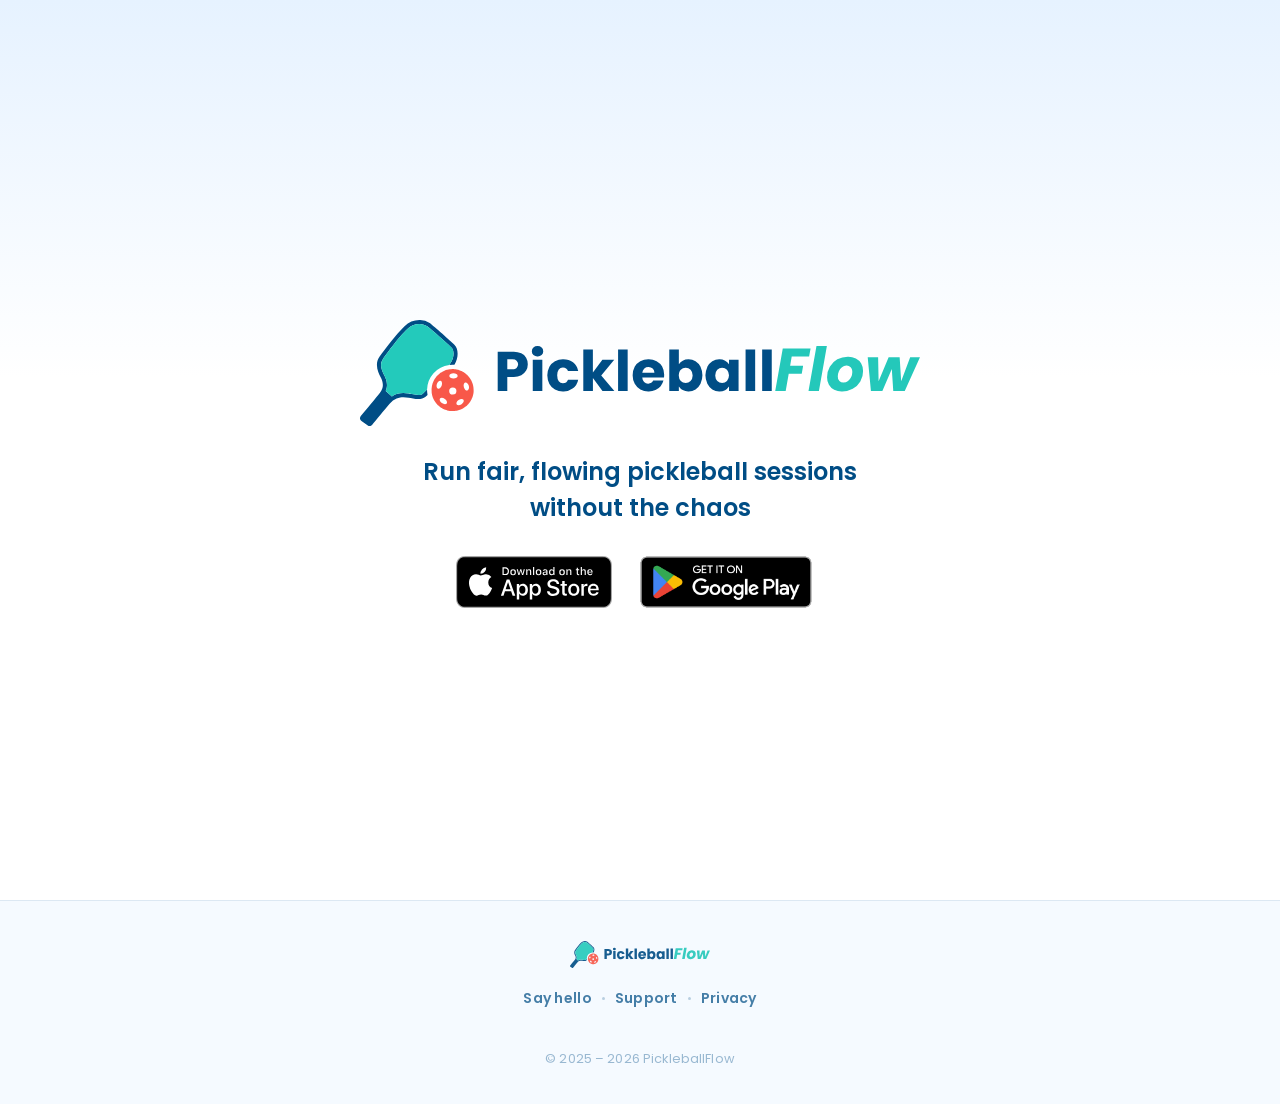
<file: index.html>
<!doctype html>
<html lang="en">
  <head>
    <meta charset="utf-8">
    <meta name="viewport" content="width=device-width, initial-scale=1">
    <title>PickleballFlow | Pickleball Session Organiser</title>
    <meta
      name="description"
      content="PickleballFlow is a lightweight session organiser designed to help organisers run smooth, balanced pickleball sessions with minimal stress."
    >
    <meta name="robots" content="index, follow">
    <meta name="theme-color" content="#004d85">
    <link rel="canonical" href="https://pickleballflow.app/">

    <meta property="og:site_name" content="PickleballFlow">
    <meta property="og:title" content="PickleballFlow | Pickleball Session Organiser">
    <meta
      property="og:description"
      content="PickleballFlow is a lightweight session organiser designed to help organisers run smooth, balanced pickleball sessions with minimal stress."
    >
    <meta property="og:type" content="website">
    <meta property="og:url" content="https://pickleballflow.app/">
    <meta property="og:image" content="https://pickleballflow.app/assets/favicon.png">
    <meta property="og:image:alt" content="PickleballFlow logo">
    <meta property="og:locale" content="en_GB">
    <meta name="twitter:card" content="summary">
    <meta name="twitter:title" content="PickleballFlow | Pickleball Session Organiser">
    <meta
      name="twitter:description"
      content="Run fair, flowing pickleball sessions without the chaos."
    >
    <meta name="twitter:image" content="https://pickleballflow.app/assets/favicon.png">
    <meta name="twitter:image:alt" content="PickleballFlow logo">

    <link rel="icon" href="assets/favicon.png" type="image/png">
    <link rel="apple-touch-icon" href="assets/favicon.png">
    <link rel="preconnect" href="https://fonts.googleapis.com">
    <link rel="preconnect" href="https://fonts.gstatic.com" crossorigin>
    <link href="https://fonts.googleapis.com/css2?family=Poppins:wght@400;600;700&amp;display=swap" rel="stylesheet">
    <link rel="stylesheet" href="styles.css">

    <script type="application/ld+json">
      {
        "@context": "https://schema.org",
        "@type": "SoftwareApplication",
        "name": "PickleballFlow",
        "applicationCategory": "SportsApplication",
        "operatingSystem": "iOS, Android",
        "description": "PickleballFlow is a lightweight session organiser designed to help organisers run smooth, balanced pickleball sessions with minimal stress.",
        "url": "https://pickleballflow.app/",
        "downloadUrl": "https://apps.apple.com/app/pickleball-flow-round-robin/id6775576662",
        "image": "https://pickleballflow.app/assets/favicon.png"
      }
    </script>

  </head>
  <body>
    <main class="page-shell" aria-labelledby="site-title">
      <section class="hero">
        <img
          class="brand-logo"
          src="assets/logo.svg"
          alt="PickleballFlow"
          width="818"
          height="155"
        >
        <h1 id="site-title" class="visually-hidden">PickleballFlow</h1>
        <p class="tagline">
          Run fair, flowing pickleball sessions
          <span>without the chaos</span>
        </p>
        <div class="store-links">
          <a
            class="store-link"
            href="https://apps.apple.com/app/pickleball-flow-round-robin/id6775576662"
            aria-label="Download PickleballFlow on the App Store"
          >
            <img
              class="store-badge store-badge--app-store"
              src="assets/app-store-badge.svg"
              alt="Download on the App Store"
              width="120"
              height="40"
            >
          </a>
          <a
            class="store-link"
            href="https://play.google.com/store/apps/details?id=com.carlevans72.PickleballApp"
            aria-label="Get PickleballFlow on Google Play"
          >
            <img
              class="store-badge store-badge--google-play"
              src="assets/google-play-badge.png"
              alt="Get it on Google Play"
              width="646"
              height="250"
            >
          </a>
        </div>
      </section>
    </main>
    <footer class="site-footer">
      <div class="site-footer-inner">
        <a href="/" aria-label="PickleballFlow home">
          <img class="site-footer-logo" src="assets/logo.svg" alt="PickleballFlow" width="818" height="155">
        </a>
        <nav class="site-footer-nav" aria-label="Footer">
          <a href="mailto:hello@pickleballflow.app">Say hello</a>
          <span class="site-footer-sep" aria-hidden="true"></span>
          <a href="support.html">Support</a>
          <span class="site-footer-sep" aria-hidden="true"></span>
          <a href="privacy-web.html">Privacy</a>
        </nav>
        <div class="kofi-support">
          <script type='text/javascript' src='https://storage.ko-fi.com/cdn/widget/Widget_2.js'></script>
          <script type='text/javascript'>kofiwidget2.init('Support me on Ko-fi', '#004d85', 'L4T61ZQBWE');kofiwidget2.draw();</script>
        </div>
        <p class="site-footer-copy">&copy; 2025 &ndash; 2026 PickleballFlow</p>
      </div>
    </footer>
  </body>
</html>
</file>
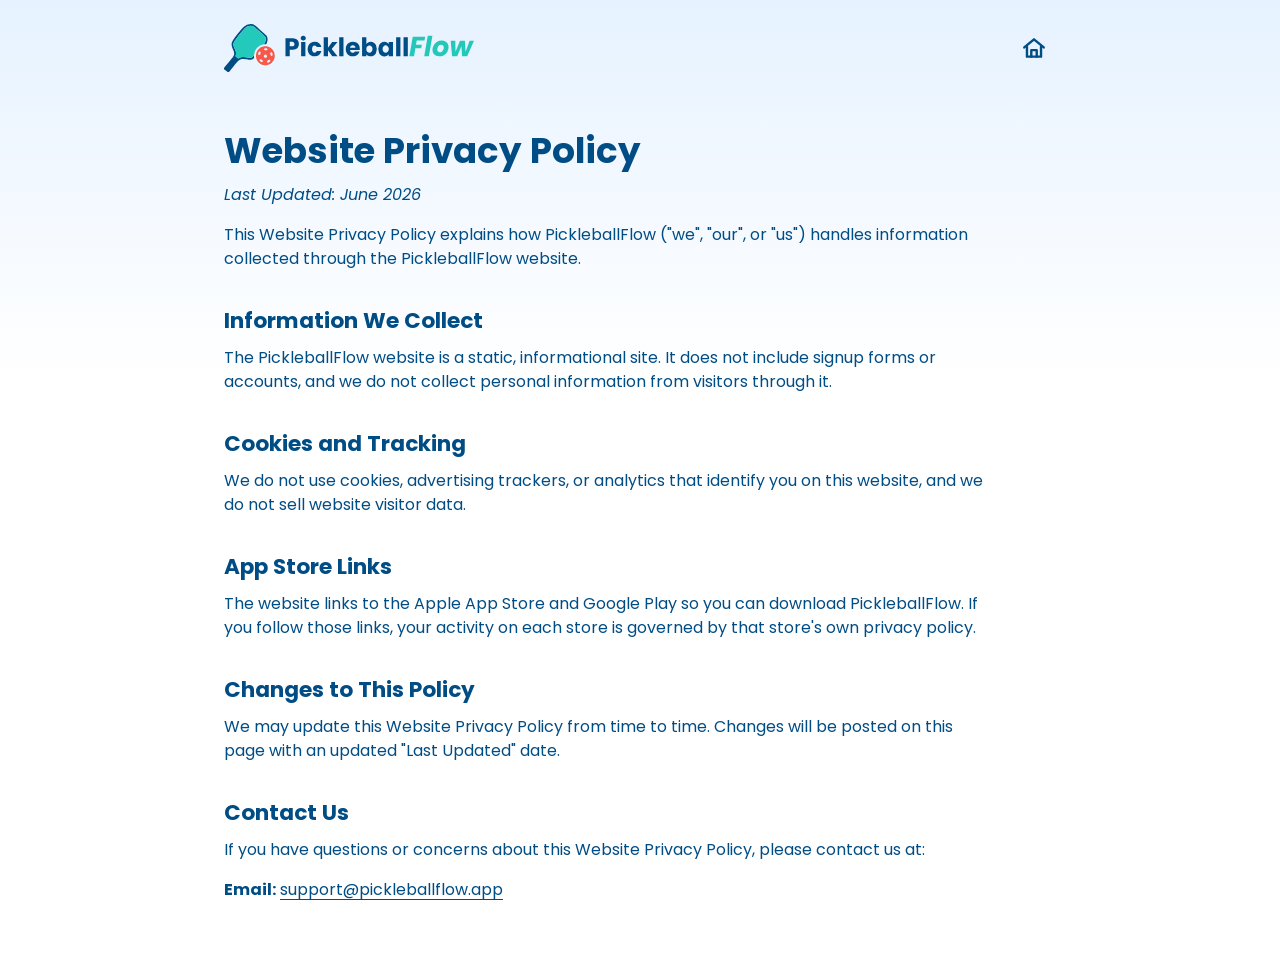
<file: privacy-web.html>
<!doctype html>
<html lang="en">
  <head>
    <meta charset="utf-8">
    <meta name="viewport" content="width=device-width, initial-scale=1">
    <title>Website Privacy Policy | PickleballFlow</title>
    <meta
      name="description"
      content="PickleballFlow website privacy policy."
    >
    <meta name="theme-color" content="#004d85">

    <meta property="og:title" content="PickleballFlow Website Privacy Policy">
    <meta
      property="og:description"
      content="How the PickleballFlow website handles your information."
    >
    <meta property="og:type" content="website">
    <meta property="og:url" content="https://pickleballflow.app/privacy-web">
    <meta property="og:image" content="https://pickleballflow.app/assets/favicon.png">

    <link rel="icon" href="assets/favicon.png" type="image/png">
    <link rel="apple-touch-icon" href="assets/favicon.png">
    <link rel="preconnect" href="https://fonts.googleapis.com">
    <link rel="preconnect" href="https://fonts.gstatic.com" crossorigin>
    <link href="https://fonts.googleapis.com/css2?family=Poppins:wght@400;600;700&display=swap" rel="stylesheet">
    <link rel="stylesheet" href="styles.css">
  </head>
  <body>
    <header class="legal-header">
      <a href="index.html" aria-label="PickleballFlow home">
        <img
          class="legal-logo"
          src="assets/logo.svg"
          alt="PickleballFlow"
          width="818"
          height="155"
        >
      </a>
      <a class="close-link" href="index.html" aria-label="Back to PickleballFlow home">
        <svg class="home-icon" viewBox="0 0 24 24" aria-hidden="true" focusable="false">
          <path d="M3 11.5 12 4l9 7.5"></path>
          <path d="M5.5 10.5V20h13v-9.5"></path>
          <path d="M9.5 20v-6h5v6"></path>
        </svg>
      </a>
    </header>

    <main class="legal-page">
      <article class="legal-content">
        <h1>Website Privacy Policy</h1>

        <p class="last-updated">Last Updated: June 2026</p>

        <p>This Website Privacy Policy explains how PickleballFlow ("we", "our", or "us") handles information collected through the PickleballFlow website.</p>

        <h2>Information We Collect</h2>

        <p>The PickleballFlow website is a static, informational site. It does not include signup forms or accounts, and we do not collect personal information from visitors through it.</p>

        <h2>Cookies and Tracking</h2>

        <p>We do not use cookies, advertising trackers, or analytics that identify you on this website, and we do not sell website visitor data.</p>

        <h2>App Store Links</h2>

        <p>The website links to the Apple App Store and Google Play so you can download PickleballFlow. If you follow those links, your activity on each store is governed by that store's own privacy policy.</p>

        <h2>Changes to This Policy</h2>

        <p>We may update this Website Privacy Policy from time to time. Changes will be posted on this page with an updated "Last Updated" date.</p>

        <h2>Contact Us</h2>

        <p>If you have questions or concerns about this Website Privacy Policy, please contact us at:</p>
        <p><strong>Email:</strong> <a href="mailto:support@pickleballflow.app">support@pickleballflow.app</a></p>
      </article>
    </main>

    <script>
      const legalHeader = document.querySelector('.legal-header');

      function updateHeaderSize() {
        legalHeader.classList.toggle('is-compact', window.scrollY > 24);
      }

      updateHeaderSize();
      window.addEventListener('scroll', updateHeaderSize, { passive: true });
    </script>
  </body>
</html>
</file>
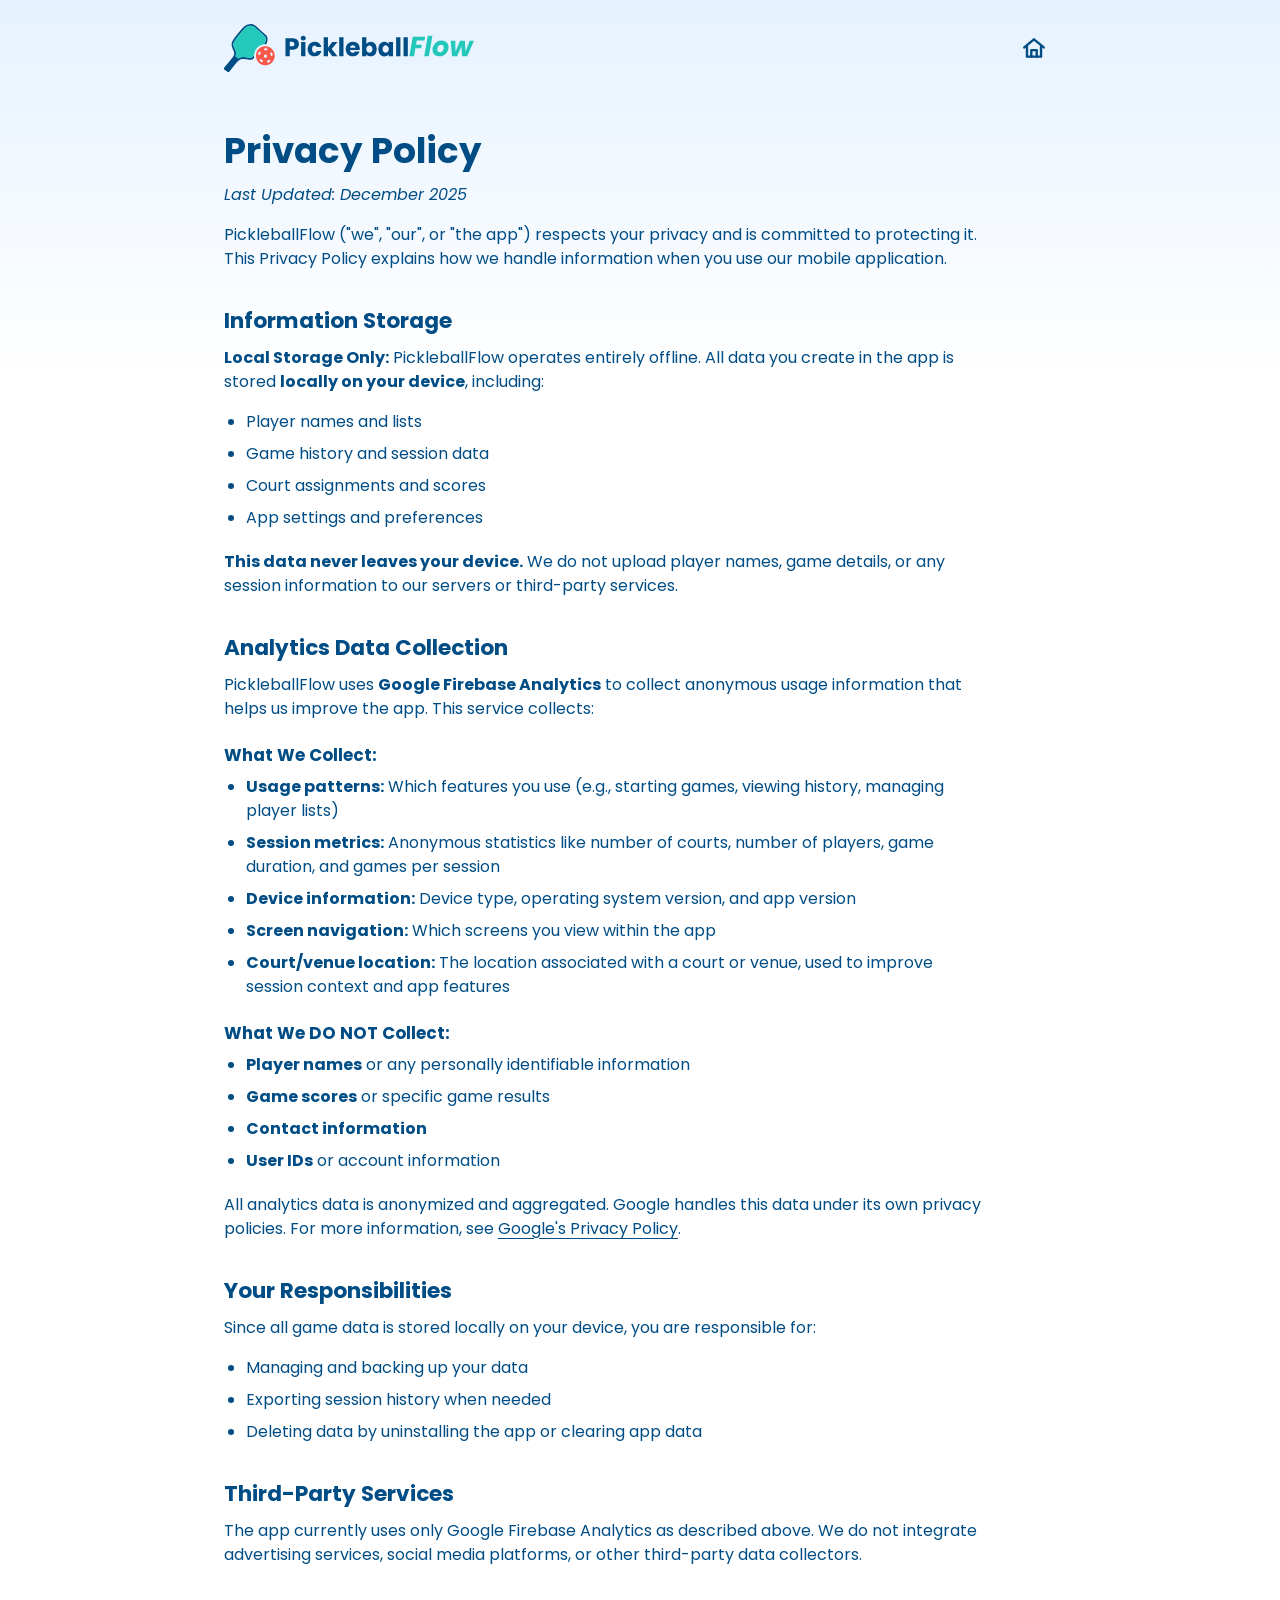
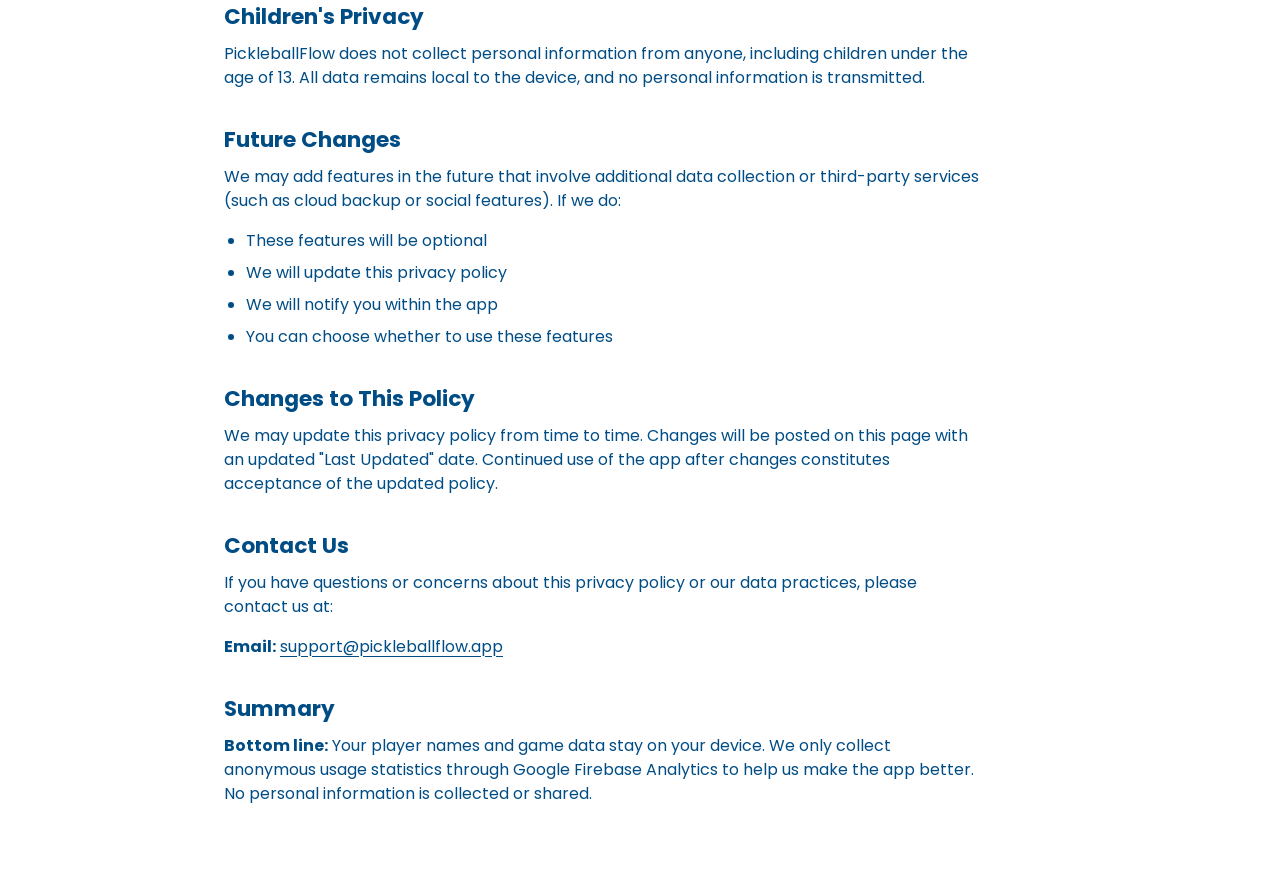
<file: privacy.html>
<!doctype html>
<html lang="en">
  <head>
    <meta charset="utf-8">
    <meta name="viewport" content="width=device-width, initial-scale=1">
    <title>Privacy Policy | PickleballFlow</title>
    <meta
      name="description"
      content="PickleballFlow privacy policy."
    >
    <meta name="theme-color" content="#004d85">

    <meta property="og:title" content="PickleballFlow Privacy Policy">
    <meta
      property="og:description"
      content="How PickleballFlow handles local app data and anonymous analytics."
    >
    <meta property="og:type" content="website">
    <meta property="og:url" content="https://pickleballflow.app/privacy.html">
    <meta property="og:image" content="https://pickleballflow.app/assets/favicon.png">

    <link rel="icon" href="assets/favicon.png" type="image/png">
    <link rel="apple-touch-icon" href="assets/favicon.png">
    <link rel="preconnect" href="https://fonts.googleapis.com">
    <link rel="preconnect" href="https://fonts.gstatic.com" crossorigin>
    <link href="https://fonts.googleapis.com/css2?family=Poppins:wght@400;600;700&display=swap" rel="stylesheet">
    <link rel="stylesheet" href="styles.css">
  </head>
  <body>
    <header class="legal-header">
      <a href="index.html" aria-label="PickleballFlow home">
        <img
          class="legal-logo"
          src="assets/logo.svg"
          alt="PickleballFlow"
          width="818"
          height="155"
        >
      </a>
      <a class="close-link" href="index.html" aria-label="Back to PickleballFlow home">
        <svg class="home-icon" viewBox="0 0 24 24" aria-hidden="true" focusable="false">
          <path d="M3 11.5 12 4l9 7.5"></path>
          <path d="M5.5 10.5V20h13v-9.5"></path>
          <path d="M9.5 20v-6h5v6"></path>
        </svg>
      </a>
    </header>

    <main class="legal-page">
      <article class="legal-content">
        <h1>Privacy Policy</h1>

        <p class="last-updated">Last Updated: December 2025</p>

        <p>PickleballFlow ("we", "our", or "the app") respects your privacy and is committed to protecting it. This Privacy Policy explains how we handle information when you use our mobile application.</p>

        <h2>Information Storage</h2>

        <p><strong>Local Storage Only:</strong> PickleballFlow operates entirely offline. All data you create in the app is stored <strong>locally on your device</strong>, including:</p>
        <ul>
          <li>Player names and lists</li>
          <li>Game history and session data</li>
          <li>Court assignments and scores</li>
          <li>App settings and preferences</li>
        </ul>

        <p><strong>This data never leaves your device.</strong> We do not upload player names, game details, or any session information to our servers or third-party services.</p>

        <h2>Analytics Data Collection</h2>

        <p>PickleballFlow uses <strong>Google Firebase Analytics</strong> to collect anonymous usage information that helps us improve the app. This service collects:</p>

        <h3>What We Collect:</h3>
        <ul>
          <li><strong>Usage patterns:</strong> Which features you use (e.g., starting games, viewing history, managing player lists)</li>
          <li><strong>Session metrics:</strong> Anonymous statistics like number of courts, number of players, game duration, and games per session</li>
          <li><strong>Device information:</strong> Device type, operating system version, and app version</li>
          <li><strong>Screen navigation:</strong> Which screens you view within the app</li>
          <li><strong>Court/venue location:</strong> The location associated with a court or venue, used to improve session context and app features</li>
        </ul>

        <h3>What We DO NOT Collect:</h3>
        <ul>
          <li><strong>Player names</strong> or any personally identifiable information</li>
          <li><strong>Game scores</strong> or specific game results</li>
          <li><strong>Contact information</strong></li>
          <li><strong>User IDs</strong> or account information</li>
        </ul>

        <p>All analytics data is anonymized and aggregated. Google handles this data under its own privacy policies. For more information, see <a href="https://policies.google.com/privacy">Google's Privacy Policy</a>.</p>

        <h2>Your Responsibilities</h2>

        <p>Since all game data is stored locally on your device, you are responsible for:</p>
        <ul>
          <li>Managing and backing up your data</li>
          <li>Exporting session history when needed</li>
          <li>Deleting data by uninstalling the app or clearing app data</li>
        </ul>

        <h2>Third-Party Services</h2>

        <p>The app currently uses only Google Firebase Analytics as described above. We do not integrate advertising services, social media platforms, or other third-party data collectors.</p>

        <h2>Children's Privacy</h2>

        <p>PickleballFlow does not collect personal information from anyone, including children under the age of 13. All data remains local to the device, and no personal information is transmitted.</p>

        <h2>Future Changes</h2>

        <p>We may add features in the future that involve additional data collection or third-party services (such as cloud backup or social features). If we do:</p>
        <ul>
          <li>These features will be optional</li>
          <li>We will update this privacy policy</li>
          <li>We will notify you within the app</li>
          <li>You can choose whether to use these features</li>
        </ul>

        <h2>Changes to This Policy</h2>

        <p>We may update this privacy policy from time to time. Changes will be posted on this page with an updated "Last Updated" date. Continued use of the app after changes constitutes acceptance of the updated policy.</p>

        <h2>Contact Us</h2>

        <p>If you have questions or concerns about this privacy policy or our data practices, please contact us at:</p>
        <p><strong>Email:</strong> <a href="mailto:support@pickleballflow.app">support@pickleballflow.app</a></p>

        <h2>Summary</h2>

        <p><strong>Bottom line:</strong> Your player names and game data stay on your device. We only collect anonymous usage statistics through Google Firebase Analytics to help us make the app better. No personal information is collected or shared.</p>
      </article>
    </main>

    <script>
      const legalHeader = document.querySelector('.legal-header');

      function updateHeaderSize() {
        legalHeader.classList.toggle('is-compact', window.scrollY > 24);
      }

      updateHeaderSize();
      window.addEventListener('scroll', updateHeaderSize, { passive: true });
    </script>
  </body>
</html>
</file>
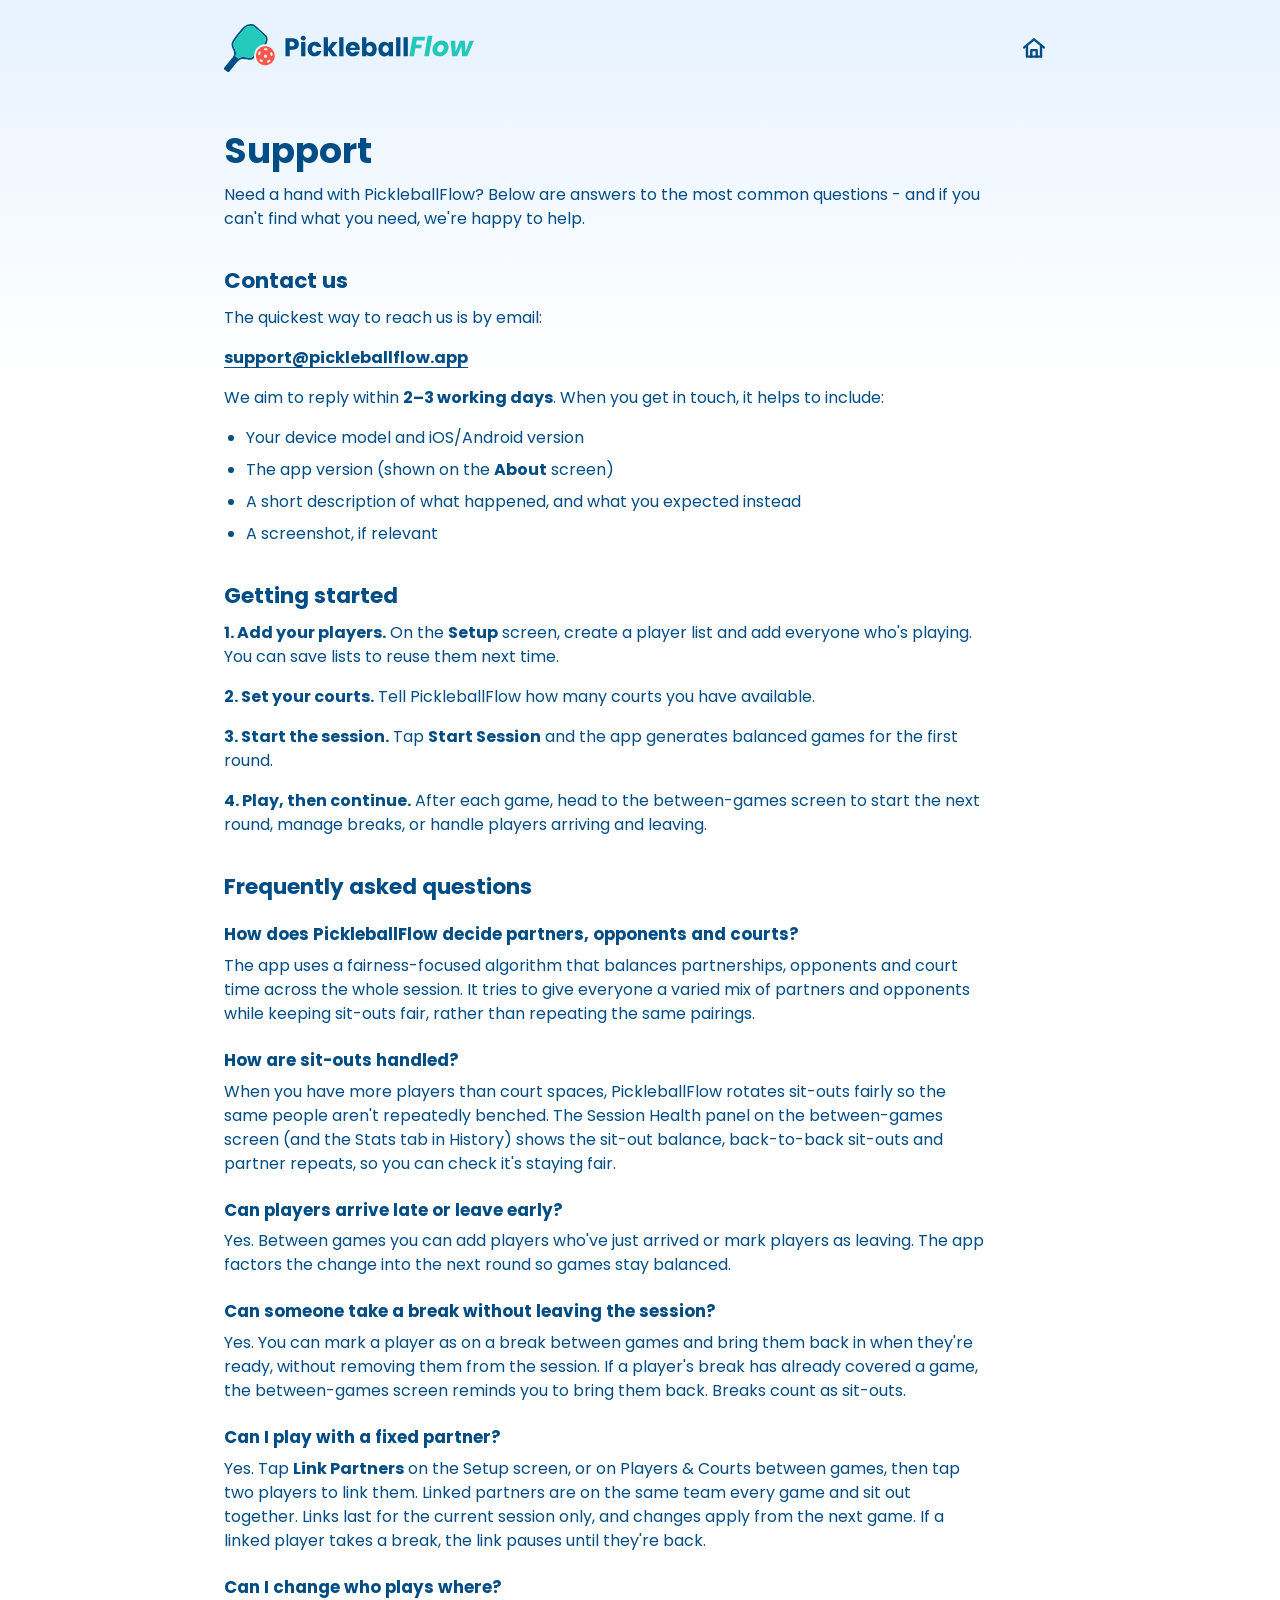
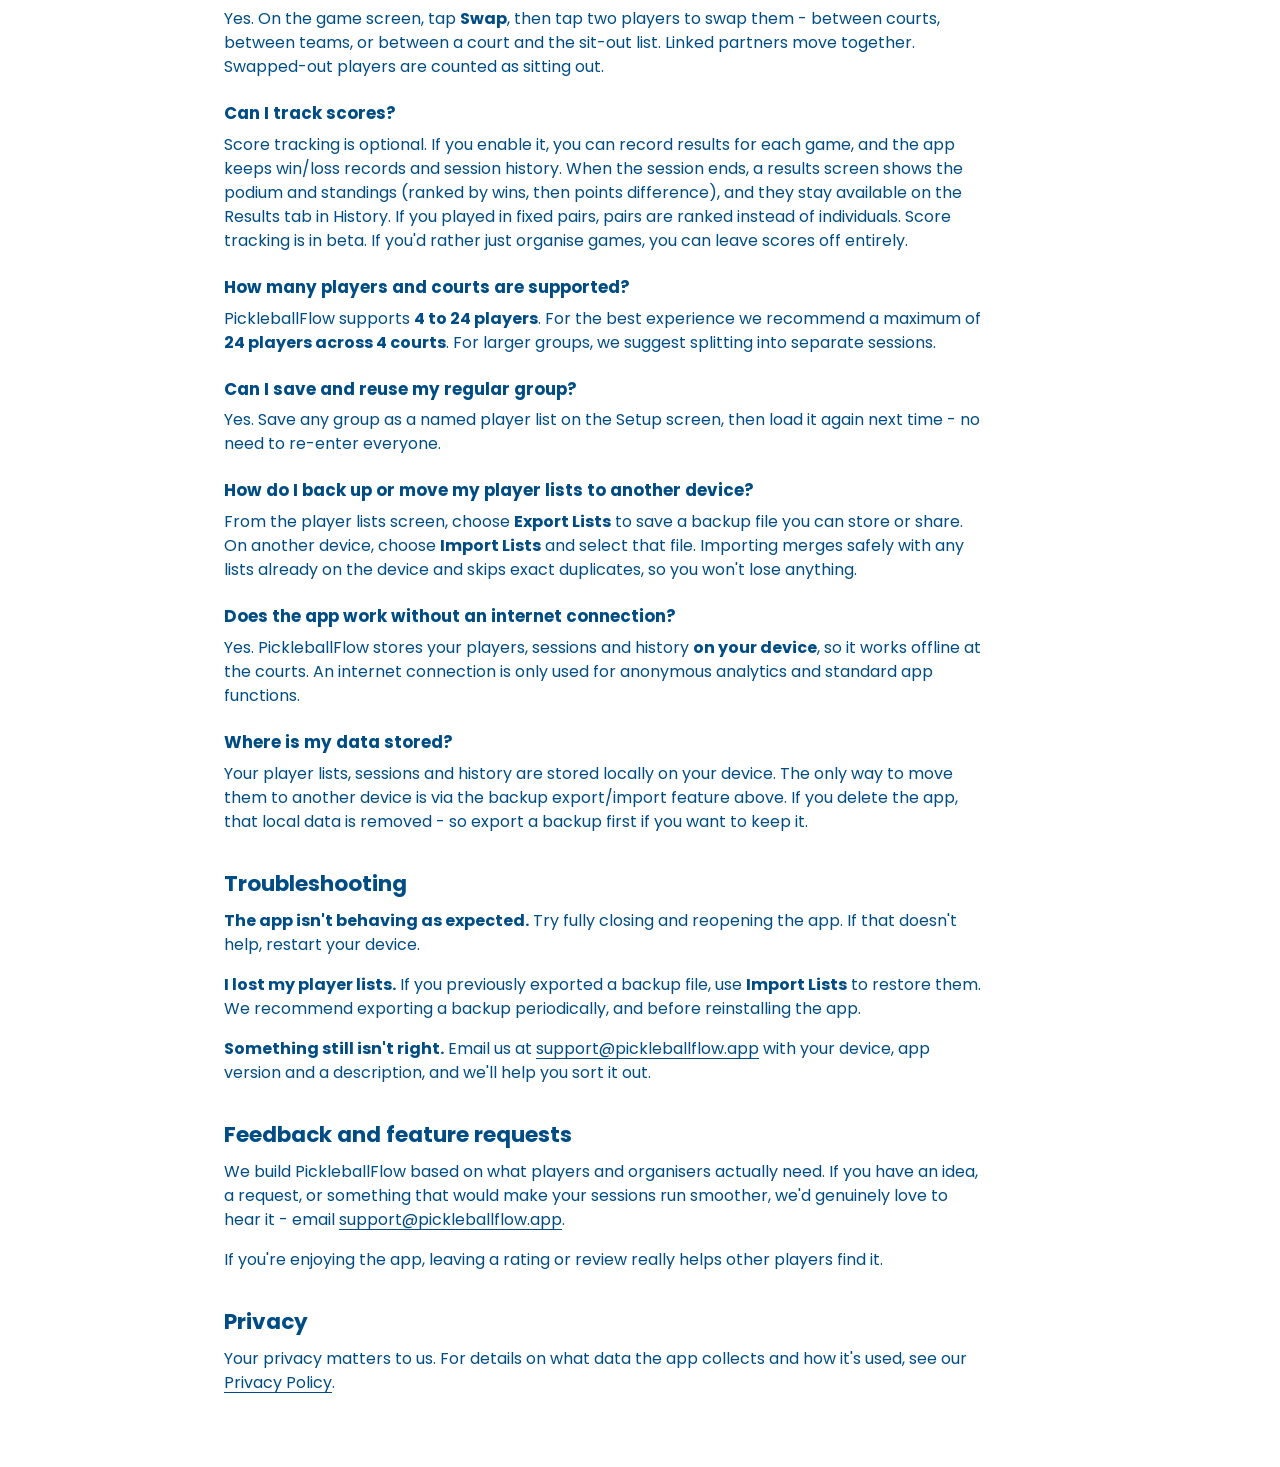
<file: support.html>
<!doctype html>
<html lang="en">
  <head>
    <meta charset="utf-8">
    <meta name="viewport" content="width=device-width, initial-scale=1">
    <title>Support | PickleballFlow</title>
    <meta
      name="description"
      content="Get help with PickleballFlow - FAQs, troubleshooting, and how to contact our support team."
    >
    <meta name="robots" content="index, follow">
    <meta name="theme-color" content="#004d85">
    <link rel="canonical" href="https://pickleballflow.app/support.html">

    <meta property="og:site_name" content="PickleballFlow">
    <meta property="og:title" content="Support | PickleballFlow">
    <meta
      property="og:description"
      content="Get help with PickleballFlow - FAQs, troubleshooting, and how to contact our support team."
    >
    <meta property="og:type" content="website">
    <meta property="og:url" content="https://pickleballflow.app/support.html">
    <meta property="og:image" content="https://pickleballflow.app/assets/favicon.png">
    <meta property="og:image:alt" content="PickleballFlow logo">
    <meta property="og:locale" content="en_GB">

    <link rel="icon" href="assets/favicon.png" type="image/png">
    <link rel="apple-touch-icon" href="assets/favicon.png">
    <link rel="preconnect" href="https://fonts.googleapis.com">
    <link rel="preconnect" href="https://fonts.gstatic.com" crossorigin>
    <link href="https://fonts.googleapis.com/css2?family=Poppins:wght@400;600;700&display=swap" rel="stylesheet">
    <link rel="stylesheet" href="styles.css">
  </head>
  <body>
    <header class="legal-header">
      <a href="index.html" aria-label="PickleballFlow home">
        <img
          class="legal-logo"
          src="assets/logo.svg"
          alt="PickleballFlow"
          width="818"
          height="155"
        >
      </a>
      <a class="close-link" href="index.html" aria-label="Back to PickleballFlow home">
        <svg class="home-icon" viewBox="0 0 24 24" aria-hidden="true" focusable="false">
          <path d="M3 11.5 12 4l9 7.5"></path>
          <path d="M5.5 10.5V20h13v-9.5"></path>
          <path d="M9.5 20v-6h5v6"></path>
        </svg>
      </a>
    </header>

    <main class="legal-page">
      <article class="legal-content">
        <h1>Support</h1>

        <p>Need a hand with PickleballFlow? Below are answers to the most common questions - and if you can't find what you need, we're happy to help.</p>

        <h2>Contact us</h2>

        <p>The quickest way to reach us is by email:</p>

        <p><strong><a href="mailto:support@pickleballflow.app">support@pickleballflow.app</a></strong></p>

        <p>We aim to reply within <strong>2–3 working days</strong>. When you get in touch, it helps to include:</p>

        <ul>
          <li>Your device model and iOS/Android version</li>
          <li>The app version (shown on the <strong>About</strong> screen)</li>
          <li>A short description of what happened, and what you expected instead</li>
          <li>A screenshot, if relevant</li>
        </ul>

        <h2>Getting started</h2>

        <p><strong>1. Add your players.</strong> On the <strong>Setup</strong> screen, create a player list and add everyone who's playing. You can save lists to reuse them next time.</p>

        <p><strong>2. Set your courts.</strong> Tell PickleballFlow how many courts you have available.</p>

        <p><strong>3. Start the session.</strong> Tap <strong>Start Session</strong> and the app generates balanced games for the first round.</p>

        <p><strong>4. Play, then continue.</strong> After each game, head to the between-games screen to start the next round, manage breaks, or handle players arriving and leaving.</p>

        <h2>Frequently asked questions</h2>

        <h3>How does PickleballFlow decide partners, opponents and courts?</h3>
        <p>The app uses a fairness-focused algorithm that balances partnerships, opponents and court time across the whole session. It tries to give everyone a varied mix of partners and opponents while keeping sit-outs fair, rather than repeating the same pairings.</p>

        <h3>How are sit-outs handled?</h3>
        <p>When you have more players than court spaces, PickleballFlow rotates sit-outs fairly so the same people aren't repeatedly benched. The Session Health panel on the between-games screen (and the Stats tab in History) shows the sit-out balance, back-to-back sit-outs and partner repeats, so you can check it's staying fair.</p>

        <h3>Can players arrive late or leave early?</h3>
        <p>Yes. Between games you can add players who've just arrived or mark players as leaving. The app factors the change into the next round so games stay balanced.</p>

        <h3>Can someone take a break without leaving the session?</h3>
        <p>Yes. You can mark a player as on a break between games and bring them back in when they're ready, without removing them from the session. If a player's break has already covered a game, the between-games screen reminds you to bring them back. Breaks count as sit-outs.</p>

        <h3>Can I play with a fixed partner?</h3>
        <p>Yes. Tap <strong>Link Partners</strong> on the Setup screen, or on Players &amp; Courts between games, then tap two players to link them. Linked partners are on the same team every game and sit out together. Links last for the current session only, and changes apply from the next game. If a linked player takes a break, the link pauses until they're back.</p>

        <h3>Can I change who plays where?</h3>
        <p>Yes. On the game screen, tap <strong>Swap</strong>, then tap two players to swap them - between courts, between teams, or between a court and the sit-out list. Linked partners move together. Swapped-out players are counted as sitting out.</p>

        <h3>Can I track scores?</h3>
        <p>Score tracking is optional. If you enable it, you can record results for each game, and the app keeps win/loss records and session history. When the session ends, a results screen shows the podium and standings (ranked by wins, then points difference), and they stay available on the Results tab in History. If you played in fixed pairs, pairs are ranked instead of individuals. Score tracking is in beta. If you'd rather just organise games, you can leave scores off entirely.</p>

        <h3>How many players and courts are supported?</h3>
        <p>PickleballFlow supports <strong>4 to 24 players</strong>. For the best experience we recommend a maximum of <strong>24 players across 4 courts</strong>. For larger groups, we suggest splitting into separate sessions.</p>

        <h3>Can I save and reuse my regular group?</h3>
        <p>Yes. Save any group as a named player list on the Setup screen, then load it again next time - no need to re-enter everyone.</p>

        <h3>How do I back up or move my player lists to another device?</h3>
        <p>From the player lists screen, choose <strong>Export Lists</strong> to save a backup file you can store or share. On another device, choose <strong>Import Lists</strong> and select that file. Importing merges safely with any lists already on the device and skips exact duplicates, so you won't lose anything.</p>

        <h3>Does the app work without an internet connection?</h3>
        <p>Yes. PickleballFlow stores your players, sessions and history <strong>on your device</strong>, so it works offline at the courts. An internet connection is only used for anonymous analytics and standard app functions.</p>

        <h3>Where is my data stored?</h3>
        <p>Your player lists, sessions and history are stored locally on your device. The only way to move them to another device is via the backup export/import feature above. If you delete the app, that local data is removed - so export a backup first if you want to keep it.</p>

        <h2>Troubleshooting</h2>

        <p><strong>The app isn't behaving as expected.</strong> Try fully closing and reopening the app. If that doesn't help, restart your device.</p>

        <p><strong>I lost my player lists.</strong> If you previously exported a backup file, use <strong>Import Lists</strong> to restore them. We recommend exporting a backup periodically, and before reinstalling the app.</p>

        <p><strong>Something still isn't right.</strong> Email us at <a href="mailto:support@pickleballflow.app">support@pickleballflow.app</a> with your device, app version and a description, and we'll help you sort it out.</p>

        <h2>Feedback and feature requests</h2>

        <p>We build PickleballFlow based on what players and organisers actually need. If you have an idea, a request, or something that would make your sessions run smoother, we'd genuinely love to hear it - email <a href="mailto:support@pickleballflow.app">support@pickleballflow.app</a>.</p>

        <p>If you're enjoying the app, leaving a rating or review really helps other players find it.</p>

        <h2>Privacy</h2>

        <p>Your privacy matters to us. For details on what data the app collects and how it's used, see our <a href="privacy.html">Privacy Policy</a>.</p>
      </article>
    </main>

    <script>
      (function () {
        var header = document.querySelector(".legal-header");
        if (!header) return;
        function update() {
          header.classList.toggle("is-compact", window.scrollY > 10);
        }
        window.addEventListener("scroll", update, { passive: true });
        update();
      })();
    </script>
  </body>
</html>
</file>
<file: styles.css>
:root {
  --color-navy: #004d85;
  --color-teal: #23cabb;
  --color-coral: #f85849;
  --color-light-blue: #e6f2ff;
  --color-white: #ffffff;
  --color-text: var(--color-navy);
  --color-muted: rgba(0, 77, 133, 0.72);
  --color-border: #e0e0e0;
  --focus-ring: 0 0 0 4px rgba(35, 202, 187, 0.35);
  --legal-header-height: 96px;
}

* {
  box-sizing: border-box;
}

html {
  min-height: 100%;
}

body {
  min-height: 100vh;
  margin: 0;
  color: var(--color-text);
  background: var(--color-white);
  font-family: "Poppins", -apple-system, BlinkMacSystemFont, "Segoe UI", sans-serif;
  line-height: 1.5;
}

body::before {
  position: fixed;
  inset: 0;
  z-index: -1;
  content: "";
  background:
    linear-gradient(180deg, var(--color-light-blue) 0%, var(--color-white) 42%);
}

a {
  color: var(--color-navy);
  text-decoration-thickness: 1px;
  text-underline-offset: 0.22em;
}

a:hover {
  color: #003d6a;
}

a:focus-visible {
  outline: 2px solid var(--color-navy);
  outline-offset: 4px;
  box-shadow: var(--focus-ring);
}

.page-shell {
  position: relative;
  display: grid;
  min-height: 100svh;
  padding: 56px 24px 24px;
  place-items: center;
}

.hero-contact {
  position: absolute;
  top: 24px;
  right: 24px;
  z-index: 1;
  color: var(--color-muted);
  font-size: 0.92rem;
}

.hero-contact:hover {
  color: var(--color-navy);
}

.hero {
  display: grid;
  width: min(100%, 720px);
  min-width: 0;
  justify-items: center;
  text-align: center;
}

.brand-logo {
  display: block;
  width: min(100%, 560px);
  height: auto;
}

.tagline {
  max-width: 36rem;
  margin: 28px 0 18px;
  color: var(--color-navy);
  font-size: clamp(1.2rem, 1rem + 0.8vw, 1.5rem);
  font-weight: 600;
  letter-spacing: 0;
}

.tagline span {
  display: block;
}

.store-links {
  display: flex;
  flex-wrap: wrap;
  align-items: center;
  justify-content: center;
  gap: 16px;
}

.store-link {
  display: inline-flex;
  border-radius: 6px;
}

/* Align the official badges by height — the convention Apple's and Google's
   guidelines call for. Google's artwork carries built-in padding, so it's set
   taller to land on the same visible height as the App Store badge. */
.store-badge {
  display: block;
  width: auto;
}

.store-badge--app-store {
  height: clamp(44px, 12.5vw, 52px);
}

.store-badge--google-play {
  height: clamp(64px, 18vw, 76px);
}

.legal-header {
  position: fixed;
  top: 0;
  right: 0;
  left: 0;
  z-index: 10;
  display: flex;
  min-height: var(--legal-header-height);
  align-items: center;
  justify-content: space-between;
  gap: 24px;
  padding: 18px max(24px, calc((100vw - 880px) / 2 + 24px));
  background: transparent;
  transition:
    min-height 180ms ease,
    padding 180ms ease,
    box-shadow 180ms ease,
    background-color 180ms ease,
    backdrop-filter 180ms ease;
}

.legal-header a {
  display: inline-flex;
  border-radius: 6px;
}

.legal-header.is-compact {
  min-height: 64px;
  padding-top: 10px;
  padding-bottom: 10px;
  background: rgba(255, 255, 255, 0.94);
  backdrop-filter: blur(12px);
  box-shadow: 0 8px 24px rgba(0, 77, 133, 0.1);
}

.close-link {
  flex: 0 0 auto;
  align-items: center;
  justify-content: center;
  width: 44px;
  height: 44px;
  color: var(--color-navy);
  text-decoration: none;
}

.close-link:hover {
  color: var(--color-coral);
}

.home-icon {
  display: block;
  width: 26px;
  height: 26px;
  fill: none;
  stroke: currentColor;
  stroke-linecap: round;
  stroke-linejoin: round;
  stroke-width: 2.2;
  transition:
    width 180ms ease,
    height 180ms ease;
}

.legal-header.is-compact .home-icon {
  width: 23px;
  height: 23px;
}

.legal-logo {
  display: block;
  width: min(250px, 68vw);
  height: auto;
  transition: width 180ms ease;
}

.legal-header.is-compact .legal-logo {
  width: min(180px, 56vw);
}

.legal-page {
  width: min(100%, 880px);
  margin: 0 auto;
  padding: calc(var(--legal-header-height) + 34px) 24px 56px;
}

.legal-content {
  max-width: 760px;
}

.legal-content h1 {
  margin: 0 0 12px;
  color: var(--color-navy);
  font-size: clamp(1.65rem, 1.35rem + 1.1vw, 2.25rem);
  line-height: 1.15;
  letter-spacing: 0;
}

.legal-content h2 {
  margin: 36px 0 12px;
  color: var(--color-navy);
  font-size: 1.35rem;
  line-height: 1.25;
  letter-spacing: 0;
}

.legal-content h3 {
  margin: 24px 0 8px;
  color: var(--color-text);
  font-size: 1.05rem;
  line-height: 1.3;
  letter-spacing: 0;
}

.legal-content p,
.legal-content li {
  color: var(--color-text);
  font-size: 1rem;
}

.legal-content p {
  margin: 0 0 16px;
}

.legal-content ul {
  margin: 0 0 20px;
  padding-left: 1.35rem;
}

.legal-content li {
  margin: 8px 0;
}

.legal-content strong {
  font-weight: 700;
}

.last-updated {
  color: var(--color-muted);
  font-style: italic;
}

.site-footer {
  border-top: 1px solid rgba(0, 77, 133, 0.1);
  background: rgba(230, 242, 255, 0.4);
}

.site-footer-inner {
  display: flex;
  flex-direction: column;
  align-items: center;
  gap: 20px;
  width: min(100%, 880px);
  margin: 0 auto;
  padding: 40px 24px 36px;
}

.site-footer-logo {
  display: block;
  width: 140px;
  height: auto;
  opacity: 0.9;
  transition: opacity 0.2s ease;
}

.site-footer-logo:hover {
  opacity: 1;
}

.site-footer-nav {
  display: flex;
  align-items: center;
  gap: 10px;
  flex-wrap: wrap;
  justify-content: center;
}

.site-footer-nav a {
  color: var(--color-muted);
  font-size: 0.875rem;
  font-weight: 600;
  letter-spacing: 0.02em;
  text-decoration: none;
  transition: color 0.15s ease;
}

.site-footer-nav a:hover {
  color: var(--color-navy);
}

.site-footer-sep {
  display: inline-block;
  width: 3px;
  height: 3px;
  border-radius: 50%;
  background: rgba(0, 77, 133, 0.25);
}

.site-footer-copy {
  margin: 0;
  color: rgba(0, 77, 133, 0.38);
  font-size: 0.8rem;
  letter-spacing: 0.01em;
}

.visually-hidden {
  position: absolute;
  width: 1px;
  height: 1px;
  padding: 0;
  margin: -1px;
  overflow: hidden;
  clip: rect(0 0 0 0);
  white-space: nowrap;
  border: 0;
}

@media (min-width: 768px) {
  .page-shell {
    padding: 88px 48px 48px;
  }

  .hero-contact {
    top: 34px;
    right: max(48px, calc((100vw - 1040px) / 2 + 48px));
  }

  .hero {
    width: min(100%, 1040px);
  }
}

@media (max-width: 420px) {
  :root {
    --legal-header-height: 82px;
  }

  .page-shell {
    padding: 24px;
  }

  .hero-contact {
    position: static;
    justify-self: center;
    margin-top: 28px;
    order: 2;
  }

  .brand-logo {
    width: min(100%, 330px);
  }

  .tagline {
    margin-top: 24px;
  }

  .tagline span {
    display: inline;
  }

  .legal-header {
    padding: 14px 18px;
  }

  .legal-header.is-compact {
    min-height: 58px;
    padding-top: 10px;
    padding-bottom: 8px;
  }

  .legal-logo {
    width: min(230px, 70vw);
  }

  .legal-header.is-compact .legal-logo {
    width: min(170px, 56vw);
  }

  .legal-page {
    padding-top: calc(var(--legal-header-height) + 28px);
  }
}
</file>
